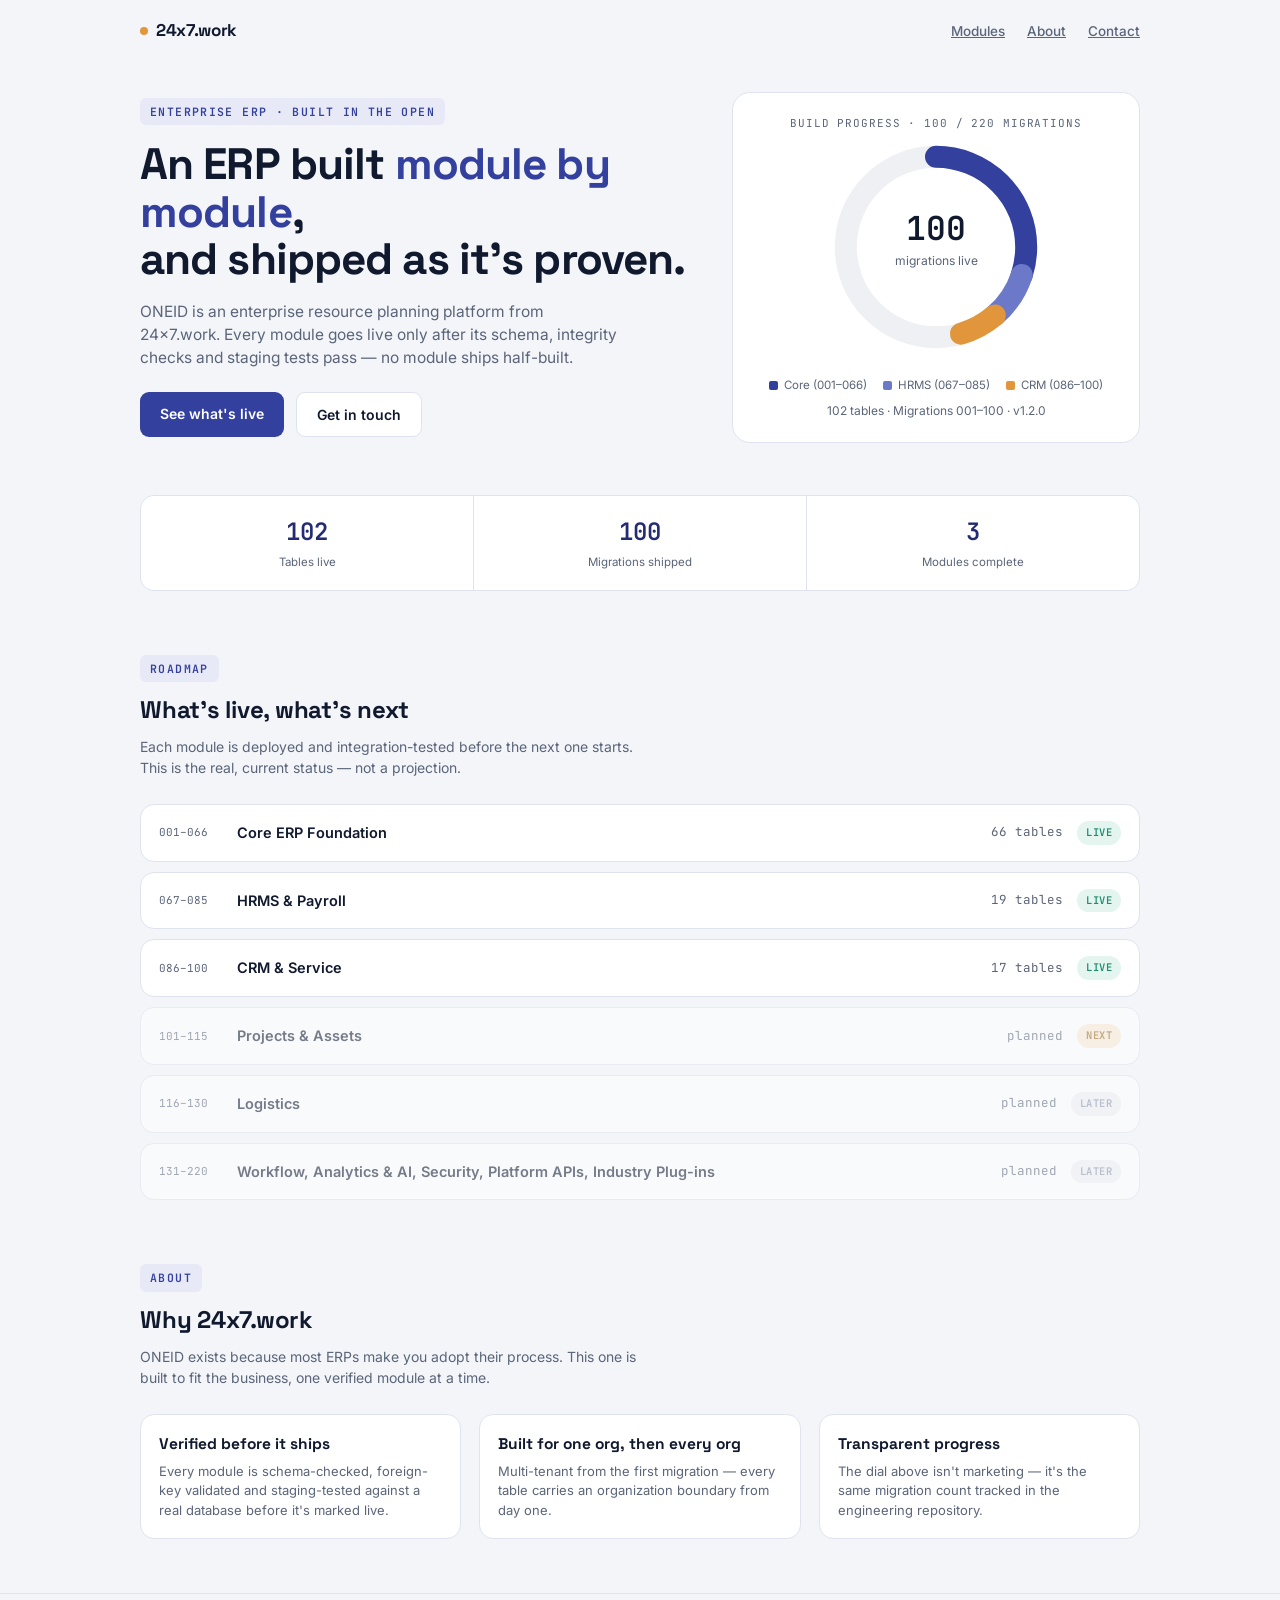
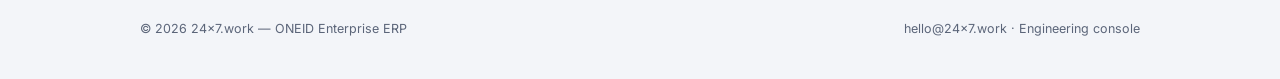
<file: index.html>
<!doctype html>
<html lang="en">
<head>
<meta charset="UTF-8" />
<meta name="viewport" content="width=device-width, initial-scale=1.0" />
<title>24x7.work — Building ONEID, in the open</title>
<meta name="description" content="24x7.work is building ONEID, an enterprise ERP platform. Follow the build: Core, HRMS & Payroll, and CRM & Service are live." />
<link rel="preconnect" href="https://fonts.googleapis.com">
<link rel="preconnect" href="https://fonts.gstatic.com" crossorigin>
<link href="https://fonts.googleapis.com/css2?family=Space+Grotesk:wght@500;600;700&family=Inter:wght@400;500;600&family=JetBrains+Mono:wght@500;600&display=swap" rel="stylesheet">
<style>
  :root{
    --paper: #F3F5F9;
    --panel: #FFFFFF;
    --ink: #10192E;
    --slate: #5B6579;
    --line: #DEE3ED;
    --indigo: #33409E;
    --indigo-deep: #232C73;
    --amber: #E1963B;
    --amber-soft: #FBEBD4;
    --indigo-soft: #E7E9F7;
    --green: #1E8E6F;
    --display: "Space Grotesk", sans-serif;
    --body: "Inter", -apple-system, sans-serif;
    --mono: "JetBrains Mono", Menlo, monospace;
  }
  *{ box-sizing:border-box; }
  html{ scroll-behavior:smooth; }
  body{
    margin:0; background:var(--paper); color:var(--ink);
    font-family: var(--body); line-height:1.5;
    -webkit-font-smoothing:antialiased;
  }
  a{ color: inherit; }
  .wrap{ max-width: 1040px; margin:0 auto; padding: 0 20px; }

  /* ---------- NAV ---------- */
  nav.top{
    display:flex; align-items:center; justify-content:space-between;
    padding: 18px 20px; max-width:1040px; margin:0 auto;
  }
  .brand{
    font-family: var(--display); font-weight:700; font-size:17px;
    letter-spacing:-0.02em; display:flex; align-items:center; gap:8px;
  }
  .brand .dot{ width:8px; height:8px; border-radius:50%; background:var(--amber); }
  .navlinks{ display:flex; gap:22px; font-size:13.5px; color:var(--slate); font-weight:500; }
  .navlinks a:hover{ color:var(--ink); }

  /* ---------- HERO ---------- */
  .hero{
    padding: 30px 0 46px;
  }
  .hero-grid{
    display:grid; grid-template-columns: 1fr; gap: 30px;
    align-items:center;
  }
  @media(min-width:760px){
    .hero-grid{ grid-template-columns: 1.15fr 0.85fr; gap:40px; }
  }
  .eyebrow{
    font-family: var(--mono); font-size:11.5px; letter-spacing:0.12em;
    text-transform:uppercase; color: var(--indigo); font-weight:600;
    background: var(--indigo-soft); display:inline-block;
    padding: 5px 10px; border-radius:6px; margin-bottom:16px;
  }
  h1{
    font-family: var(--display); font-size: clamp(30px, 6vw, 44px);
    line-height:1.08; letter-spacing:-0.02em; margin:0 0 16px;
  }
  h1 em{ font-style:normal; color: var(--indigo); }
  .hero p.lead{
    font-size: 15.5px; color: var(--slate); max-width:480px; margin:0 0 22px;
  }
  .hero-ctas{ display:flex; gap:12px; flex-wrap:wrap; }
  .btn{
    font-family: var(--body); font-weight:600; font-size:14px;
    padding: 11px 20px; border-radius:9px; text-decoration:none;
    display:inline-block;
  }
  .btn.primary{ background: var(--indigo); color:#fff; }
  .btn.ghost{ background: var(--panel); color:var(--ink); border:1px solid var(--line); }

  /* ---------- DIAL ---------- */
  .dial-card{
    background: var(--panel); border:1px solid var(--line); border-radius:18px;
    padding: 22px; text-align:center;
  }
  .dial-card .cap{
    font-family: var(--mono); font-size:11px; color:var(--slate);
    letter-spacing:0.08em; text-transform:uppercase; margin-bottom: 6px;
  }
  .dial-card .sub{ font-size:12px; color:var(--slate); margin-top:8px; }
  svg#dial{ width: 220px; height:220px; }
  .legend{ display:flex; justify-content:center; gap:16px; margin-top:14px; flex-wrap:wrap; }
  .legend span{ font-size:11.5px; color:var(--slate); display:flex; align-items:center; gap:6px; }
  .legend i{ width:9px; height:9px; border-radius:2px; display:inline-block; }

  /* ---------- STAT BAR ---------- */
  .statbar{
    display:grid; grid-template-columns: repeat(3,1fr); gap:1px;
    background: var(--line); border:1px solid var(--line); border-radius:14px;
    overflow:hidden; margin: 6px 0 54px;
  }
  .statbar .cell{ background:var(--panel); padding:18px 14px; text-align:center; }
  .statbar .num{ font-family:var(--mono); font-weight:600; font-size:24px; color:var(--indigo-deep); }
  .statbar .lbl{ font-size:11.5px; color:var(--slate); margin-top:4px; }

  /* ---------- SECTION HEADS ---------- */
  .sec-head{ margin-bottom: 26px; }
  .sec-head .eyebrow{ margin-bottom:10px; }
  .sec-head h2{
    font-family: var(--display); font-size: 24px; letter-spacing:-0.01em; margin:0 0 8px;
  }
  .sec-head p{ color:var(--slate); font-size:14px; max-width:520px; margin:0; }

  section{ padding: 10px 0 54px; }

  /* ---------- MODULES ---------- */
  .modules{ display:flex; flex-direction:column; gap:10px; }
  .module{
    background:var(--panel); border:1px solid var(--line); border-radius:14px;
    padding:16px 18px; display:flex; align-items:center; gap:14px;
  }
  .module .mnum{
    font-family:var(--mono); font-size:11px; color:var(--slate); min-width:64px;
  }
  .module .mname{ font-weight:600; font-size:14.5px; flex:1; }
  .module .mtables{ font-family:var(--mono); font-size:12.5px; color:var(--slate); }
  .pill{
    font-family:var(--mono); font-size:10.5px; font-weight:600; padding:4px 9px;
    border-radius:20px; text-transform:uppercase; letter-spacing:0.04em;
  }
  .pill.live{ background:#E4F5EF; color:var(--green); }
  .pill.next{ background:var(--amber-soft); color:#9C6A1E; }
  .pill.later{ background:#EEF0F4; color:#8A93A6; }
  .module.dim{ opacity:0.55; }

  /* ---------- ABOUT ---------- */
  .about-grid{ display:grid; grid-template-columns:1fr; gap:18px; }
  @media(min-width:760px){ .about-grid{ grid-template-columns: repeat(3,1fr); } }
  .about-card{
    background:var(--panel); border:1px solid var(--line); border-radius:14px; padding:18px;
  }
  .about-card h3{ font-family:var(--display); font-size:15.5px; margin:0 0 6px; }
  .about-card p{ font-size:13px; color:var(--slate); margin:0; }

  /* ---------- FOOTER ---------- */
  footer{
    border-top:1px solid var(--line); padding: 26px 0 40px;
    font-size:12.5px; color:var(--slate);
  }
  footer .foot-row{ display:flex; justify-content:space-between; flex-wrap:wrap; gap:10px; }
  footer a{ color:var(--slate); text-decoration:none; }
  footer a:hover{ color:var(--indigo); }
</style>
</head>
<body>

<nav class="top">
  <div class="brand"><span class="dot"></span>24x7.work</div>
  <div class="navlinks">
    <a href="#modules">Modules</a>
    <a href="#about">About</a>
    <a href="mailto:hello@24x7.work">Contact</a>
  </div>
</nav>

<div class="wrap">
  <section class="hero">
    <div class="hero-grid">
      <div>
        <div class="eyebrow">Enterprise ERP · Built in the open</div>
        <h1>An ERP built <em>module by module</em>,<br>and shipped as it's proven.</h1>
        <p class="lead">
          ONEID is an enterprise resource planning platform from 24x7.work.
          Every module goes live only after its schema, integrity checks and
          staging tests pass — no module ships half-built.
        </p>
        <div class="hero-ctas">
          <a class="btn primary" href="#modules">See what's live</a>
          <a class="btn ghost" href="mailto:hello@24x7.work">Get in touch</a>
        </div>
      </div>

      <div class="dial-card">
        <div class="cap">Build progress · 100 / 220 migrations</div>
        <svg id="dial" viewBox="0 0 200 200">
          <circle cx="100" cy="100" r="82" fill="none" stroke="#EEF0F4" stroke-width="20"/>
          <!-- Ring = 220 planned migrations. Core=66, HRMS=19, CRM=15 (086-100) = 100 done.
               Circumference = 2*pi*82 = 515.22 -->
          <g transform="rotate(-90 100 100)">
            <circle cx="100" cy="100" r="82" fill="none" stroke="#33409E" stroke-width="20"
                    stroke-dasharray="154.57 515.22" stroke-dashoffset="0" stroke-linecap="round"/>
            <circle cx="100" cy="100" r="82" fill="none" stroke="#6C79C9" stroke-width="20"
                    stroke-dasharray="44.51 515.22" stroke-dashoffset="-154.57" stroke-linecap="round"/>
            <circle cx="100" cy="100" r="82" fill="none" stroke="#E1963B" stroke-width="20"
                    stroke-dasharray="35.13 515.22" stroke-dashoffset="-199.08" stroke-linecap="round"/>
          </g>
          <text x="100" y="94" text-anchor="middle" font-family="JetBrains Mono, monospace" font-weight="600" font-size="30" fill="#10192E">100</text>
          <text x="100" y="116" text-anchor="middle" font-family="Inter, sans-serif" font-size="11" fill="#5B6579">migrations live</text>
        </svg>
        <div class="legend">
          <span><i style="background:#33409E"></i>Core (001–066)</span>
          <span><i style="background:#6C79C9"></i>HRMS (067–085)</span>
          <span><i style="background:#E1963B"></i>CRM (086–100)</span>
        </div>
        <div class="sub">102 tables · Migrations 001–100 · v1.2.0</div>
      </div>
    </div>
  </section>

  <div class="statbar">
    <div class="cell"><div class="num">102</div><div class="lbl">Tables live</div></div>
    <div class="cell"><div class="num">100</div><div class="lbl">Migrations shipped</div></div>
    <div class="cell"><div class="num">3</div><div class="lbl">Modules complete</div></div>
  </div>

  <section id="modules">
    <div class="sec-head">
      <div class="eyebrow">Roadmap</div>
      <h2>What's live, what's next</h2>
      <p>Each module is deployed and integration-tested before the next one starts. This is the real, current status — not a projection.</p>
    </div>
    <div class="modules">
      <div class="module">
        <div class="mnum">001–066</div>
        <div class="mname">Core ERP Foundation</div>
        <div class="mtables">66 tables</div>
        <span class="pill live">Live</span>
      </div>
      <div class="module">
        <div class="mnum">067–085</div>
        <div class="mname">HRMS &amp; Payroll</div>
        <div class="mtables">19 tables</div>
        <span class="pill live">Live</span>
      </div>
      <div class="module">
        <div class="mnum">086–100</div>
        <div class="mname">CRM &amp; Service</div>
        <div class="mtables">17 tables</div>
        <span class="pill live">Live</span>
      </div>
      <div class="module dim">
        <div class="mnum">101–115</div>
        <div class="mname">Projects &amp; Assets</div>
        <div class="mtables">planned</div>
        <span class="pill next">Next</span>
      </div>
      <div class="module dim">
        <div class="mnum">116–130</div>
        <div class="mname">Logistics</div>
        <div class="mtables">planned</div>
        <span class="pill later">Later</span>
      </div>
      <div class="module dim">
        <div class="mnum">131–220</div>
        <div class="mname">Workflow, Analytics &amp; AI, Security, Platform APIs, Industry Plug-ins</div>
        <div class="mtables">planned</div>
        <span class="pill later">Later</span>
      </div>
    </div>
  </section>

  <section id="about">
    <div class="sec-head">
      <div class="eyebrow">About</div>
      <h2>Why 24x7.work</h2>
      <p>ONEID exists because most ERPs make you adopt their process. This one is built to fit the business, one verified module at a time.</p>
    </div>
    <div class="about-grid">
      <div class="about-card">
        <h3>Verified before it ships</h3>
        <p>Every module is schema-checked, foreign-key validated and staging-tested against a real database before it's marked live.</p>
      </div>
      <div class="about-card">
        <h3>Built for one org, then every org</h3>
        <p>Multi-tenant from the first migration — every table carries an organization boundary from day one.</p>
      </div>
      <div class="about-card">
        <h3>Transparent progress</h3>
        <p>The dial above isn't marketing — it's the same migration count tracked in the engineering repository.</p>
      </div>
    </div>
  </section>
</div>

<footer>
  <div class="wrap foot-row">
    <div>© 2026 24x7.work — ONEID Enterprise ERP</div>
    <div>
      <a href="mailto:hello@24x7.work">hello@24x7.work</a> ·
      <a href="/staging.html">Engineering console</a>
    </div>
  </div>
</footer>

</body>
</html>
</file>
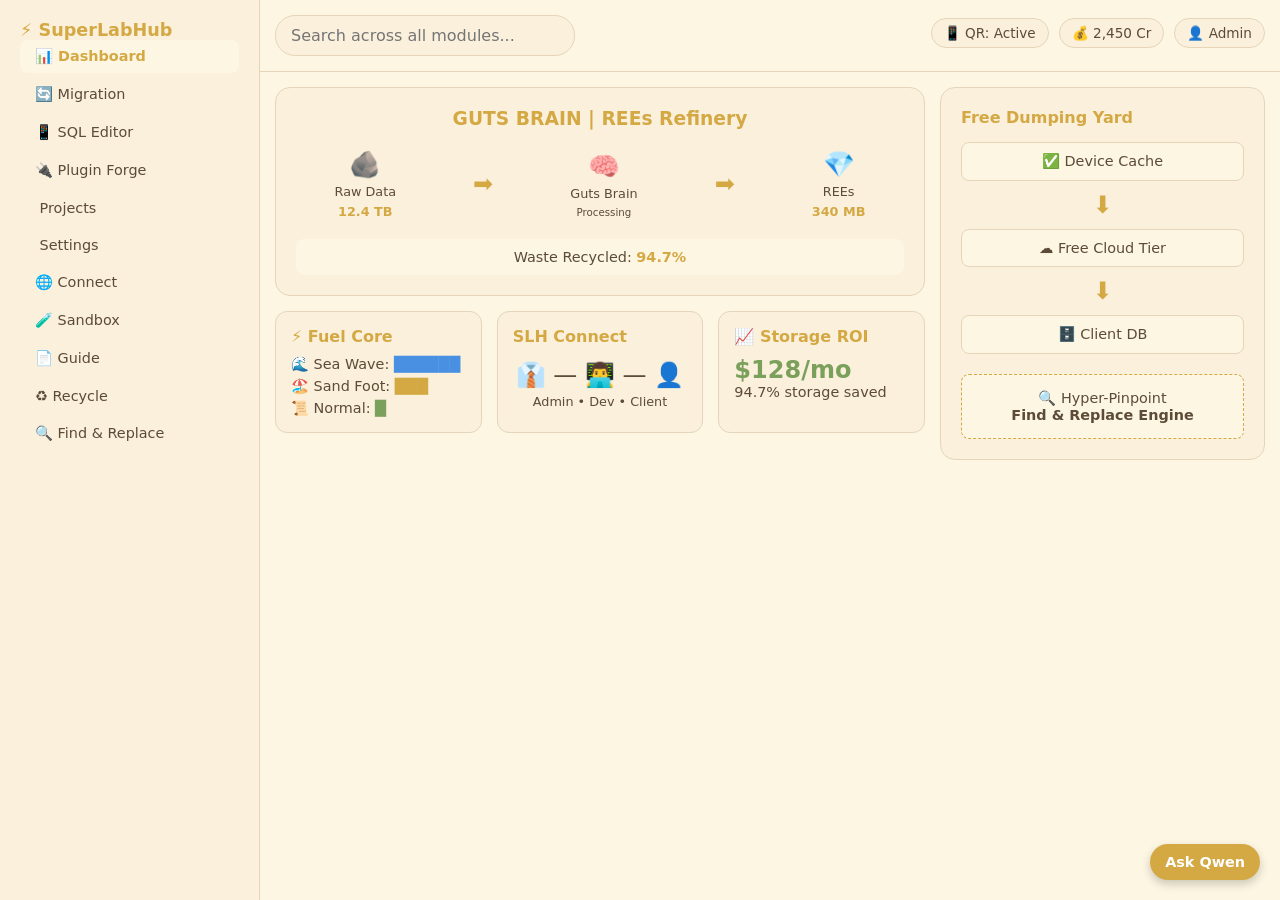
<file: command-center.html>
<!DOCTYPE html>
<html lang="en">
<head>
    <meta charset="UTF-8">
    <meta name="viewport" content="width=device-width, initial-scale=1.0, maximum-scale=1.0, user-scalable=no">
    <title>SuperLabHub Command Center v3.0</title>
    <style>
        :root {
            --bg: #FDF6E3; --text: #5C4B37; --accent: #D4A843; --card: #FAF0DC;
            --success: #7BA05B; --border: #E6D5B8;
        }
        * { box-sizing: border-box; margin: 0; padding: 0; font-family: 'Segoe UI', system-ui, sans-serif; }
        
        /* MOBILE FIRST LAYOUT */
        body { background: var(--bg); color: var(--text); display: flex; flex-direction: column; min-height: 100vh; }
        
        /* Sidebar (Horizontal on Mobile) */
        .sidebar { 
            width: 100%; background: var(--card); border-bottom: 1px solid var(--border); 
            display: flex; overflow-x: auto; padding: 10px; white-space: nowrap; 
            scrollbar-width: none; flex-shrink: 0;
        }
        .sidebar::-webkit-scrollbar { display: none; }
        .logo { font-size: 1.1em; font-weight: bold; color: var(--accent); margin-right: 20px; display: flex; align-items: center; }
        .nav-item { padding: 8px 15px; margin-right: 5px; border-radius: 8px; cursor: pointer; display: flex; align-items: center; gap: 8px; font-size: 0.9em; flex-shrink: 0; }
        .nav-item:hover, .nav-item.active { background: var(--bg); color: var(--accent); font-weight: bold; }
        
        /* Main Content */
        .main { flex: 1; display: flex; flex-direction: column; overflow-y: auto; }
        
        /* STICKY TOP BAR (HEADER) */
        .topbar { 
            display: flex; flex-direction: column; gap: 10px; 
            padding: 15px; 
            background: var(--bg); /* Important: Hides content behind it */
            position: sticky; 
            top: 0; 
            z-index: 100; 
            border-bottom: 1px solid var(--border);
        }
        .search-box { background: var(--card); padding: 10px 15px; border-radius: 20px; border: 1px solid var(--border); display: flex; align-items: center; width: 100%; }
        .search-box input { border: none; background: transparent; outline: none; width: 100%; color: var(--text); font-size: 1em; }
        .top-icons { display: flex; gap: 10px; overflow-x: auto; padding-bottom: 5px; }
        .icon-badge { background: var(--card); padding: 6px 12px; border-radius: 15px; display: flex; align-items: center; gap: 5px; font-size: 0.85em; white-space: nowrap; border: 1px solid var(--border); }
        
        /* Dashboard Grid */
        .dashboard { padding: 15px; display: grid; grid-template-columns: 1fr; gap: 15px; }
        
        /* Guts Brain Section */
        .guts-brain { background: var(--card); padding: 20px; border-radius: 15px; text-align: center; border: 1px solid var(--border); }
        .flow-container { display: flex; justify-content: space-around; align-items: center; margin: 20px 0; }
        .flow-item { display: flex; flex-direction: column; align-items: center; gap: 5px; font-size: 0.8em; }
        .flow-icon { font-size: 2em; }
        .arrow { font-size: 1.5em; color: var(--accent); }
        .stats-row { display: flex; justify-content: center; margin-top: 15px; font-size: 0.9em; background: var(--bg); padding: 10px; border-radius: 8px; }
        .stat-val { font-weight: bold; color: var(--accent); }

        /* Right Panel */
        .right-panel { background: var(--card); padding: 20px; border-radius: 15px; border: 1px solid var(--border); }
        .yard-flow { display: flex; flex-direction: column; align-items: center; gap: 10px; margin-top: 15px; }
        .yard-step { background: var(--bg); padding: 10px; border-radius: 8px; width: 100%; text-align: center; font-size: 0.9em; border: 1px solid var(--border); }
        
        /* Bottom Cards */
        .bottom-cards { display: grid; grid-template-columns: 1fr; gap: 15px; margin-top: 15px; }
        .b-card { background: var(--card); padding: 15px; border-radius: 12px; border: 1px solid var(--border); }
        .b-card h4 { color: var(--accent); margin-bottom: 10px; font-size: 1em; }
        
        /* Floating Bot */
        .qwen-bot { position: fixed; bottom: 20px; right: 20px; background: var(--accent); color: white; padding: 10px 15px; border-radius: 30px; cursor: pointer; box-shadow: 0 4px 10px rgba(0,0,0,0.2); display: flex; align-items: center; gap: 8px; font-weight: bold; z-index: 100; font-size: 0.9em; }
        
        /* DESKTOP LAYOUT */
        @media (min-width: 768px) {
            body { flex-direction: row; }
            .sidebar { 
                width: 260px; flex-direction: column; overflow-y: auto; overflow-x: hidden; 
                border-right: 1px solid var(--border); border-bottom: none; white-space: normal; 
                padding: 20px; flex-shrink: 0;
            }
            .nav-item { margin-right: 0; margin-bottom: 5px; width: 100%; }
            .topbar { flex-direction: row; justify-content: space-between; align-items: center; }
            .search-box { width: 300px; }
            .dashboard { grid-template-columns: 2fr 1fr; }
            .bottom-cards { grid-template-columns: repeat(3, 1fr); }
        }
    </style>
</head>
<body>

    <!-- Sidebar Navigation -->
    <nav class="sidebar">
        <div class="logo">⚡ SuperLabHub</div>
        <div class="nav-item active" onclick="loadModule('Dashboard')">📊 Dashboard</div>
        <div class="nav-item" onclick="loadModule('Migration Converter')">🔄 Migration</div>
        <div class="nav-item" onclick="loadModule('SQL Editor')">📱 SQL Editor</div>
        <div class="nav-item" onclick="loadModule('Plugin Forge')">🔌 Plugin Forge</div>
        <div class="nav-item" onclick="loadModule('Projects & DBs')">️ Projects</div>
        <div class="nav-item" onclick="loadModule('Settings')">️ Settings</div>
        <div class="nav-item" onclick="loadModule('SLH Connect')">🌐 Connect</div>
        <div class="nav-item" onclick="loadModule('Meta-Sandbox')">🧪 Sandbox</div>
        <div class="nav-item" onclick="loadModule('User Guide')">📄 Guide</div>
        <div class="nav-item" onclick="loadModule('Recycle Mgmt')">♻️ Recycle</div>
        <div class="nav-item" onclick="loadModule('Find & Replace')">🔍 Find & Replace</div>
    </nav>

    <!-- Main Content -->
    <main class="main">
        <!-- STICKY HEADER -->
        <header class="topbar">
            <div class="search-box"> <input type="text" placeholder="Search across all modules..."></div>
            <div class="top-icons">
                <div class="icon-badge">📱 QR: Active</div>
                <div class="icon-badge">💰 2,450 Cr</div>
                <div class="icon-badge">👤 Admin</div>
            </div>
        </header>

        <!-- Dashboard View -->
        <div class="dashboard">
            <div class="center-panel">
                <!-- Guts Brain -->
                <div class="guts-brain">
                    <h3 style="color: var(--accent); margin-bottom: 10px;">GUTS BRAIN | REEs Refinery</h3>
                    <div class="flow-container">
                        <div class="flow-item"><div class="flow-icon">🪨</div>Raw Data<br><span class="stat-val">12.4 TB</span></div>
                        <div class="arrow">➡️</div>
                        <div class="flow-item"><div class="flow-icon">🧠</div>Guts Brain<br><span style="font-size:0.8em">Processing</span></div>
                        <div class="arrow">➡️</div>
                        <div class="flow-item"><div class="flow-icon">💎</div>REEs<br><span class="stat-val">340 MB</span></div>
                    </div>
                    <div class="stats-row">
                        <div>Waste Recycled: <span class="stat-val">94.7%</span></div>
                    </div>
                </div>

                <!-- Bottom Cards -->
                <div class="bottom-cards">
                    <div class="b-card">
                        <h4>⚡ Fuel Core</h4>
                        <div style="margin-top:10px; font-size:0.9em;">🌊 Sea Wave: <span style="color:#4A90E2">██████</span></div>
                        <div style="margin-top:5px; font-size:0.9em;">🏖️ Sand Foot: <span style="color:#D4A843">███</span></div>
                        <div style="margin-top:5px; font-size:0.9em;">📜 Normal: <span style="color:#7BA05B">█</span></div>
                    </div>
                    <div class="b-card">
                        <h4> SLH Connect</h4>
                        <div style="display:flex; justify-content:space-around; margin-top:15px; font-size:1.5em;">
                            👔 — 👨‍💻 — 👤
                        </div>
                        <div style="text-align:center; font-size:0.8em; margin-top:5px;">Admin • Dev • Client</div>
                    </div>
                    <div class="b-card">
                        <h4>📈 Storage ROI</h4>
                        <div style="font-size:1.5em; font-weight:bold; color:var(--success); margin-top:10px;">$128/mo</div>
                        <div style="font-size:0.9em;">94.7% storage saved</div>
                    </div>
                </div>
            </div>

            <!-- Right Panel -->
            <div class="right-panel">
                <h4 style="color: var(--accent);">Free Dumping Yard</h4>
                <div class="yard-flow">
                    <div class="yard-step">✅ Device Cache</div>
                    <div style="font-size:1.5em; color:var(--accent);">⬇️</div>
                    <div class="yard-step">☁️ Free Cloud Tier</div>
                    <div style="font-size:1.5em; color:var(--accent);">⬇️</div>
                    <div class="yard-step">🗄️ Client DB</div>
                </div>
                <div style="margin-top:20px; padding:15px; background:var(--bg); border-radius:8px; text-align:center; font-size:0.9em; border: 1px dashed var(--accent);">
                    🔍 Hyper-Pinpoint<br><strong>Find & Replace Engine</strong>
                </div>
            </div>
        </div>
    </main>

    <!-- Floating AI Bot -->
    <div class="qwen-bot" onclick="alert('Qwen Quick Help: How can I assist you with SuperLabHub today?')">
         Ask Qwen
    </div>

    <script>
        function loadModule(name) {
            document.querySelectorAll('.nav-item').forEach(i => i.classList.remove('active'));
            event.currentTarget.classList.add('active');
            console.log('Loading module:', name);
        }
    </script>
</body>
</html>
</file>
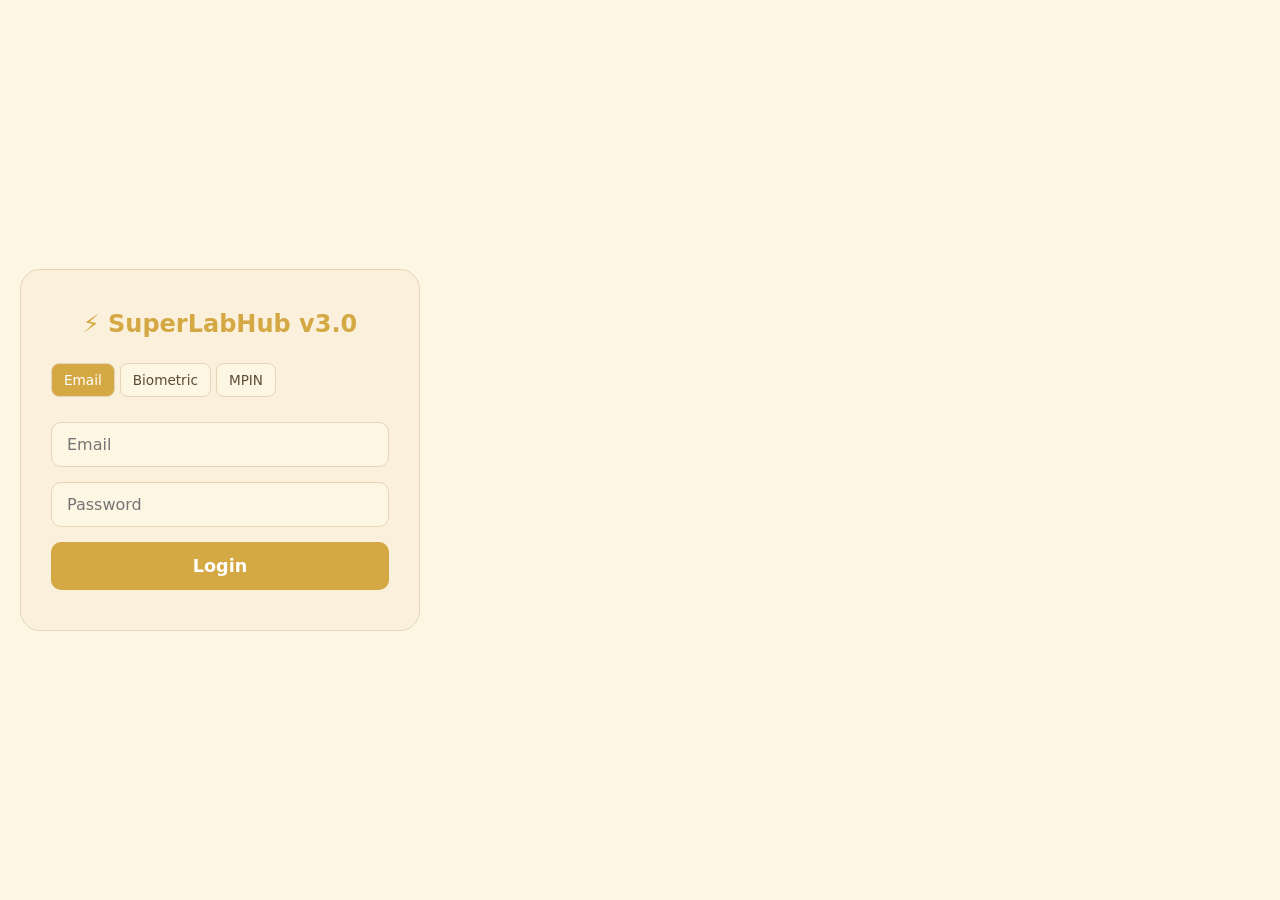
<file: mother-cockpit.html>
<!DOCTYPE html>
<html lang="en">
<head>
    <meta charset="UTF-8">
    <meta name="viewport" content="width=device-width, initial-scale=1.0, maximum-scale=1.0, user-scalable=no">
    <title>SuperLabHub v3.0 | Command Center</title>
    <style>
        :root { --bg: #FDF6E3; --text: #5C4B37; --accent: #D4A843; --card: #FAF0DC; --success: #7BA05B; --border: #E6D5B8; }
        * { box-sizing: border-box; margin: 0; padding: 0; font-family: 'Segoe UI', system-ui, sans-serif; }
        body { background: var(--bg); color: var(--text); min-height: 100vh; }
        #login-screen { display: flex; justify-content: center; align-items: center; min-height: 100vh; padding: 20px; }
        .login-card { background: var(--card); padding: 40px 30px; border-radius: 20px; width: 100%; max-width: 400px; text-align: center; border: 1px solid var(--border); }
        .login-title { font-size: 1.5em; color: var(--accent); margin-bottom: 25px; font-weight: bold; }
        .auth-tabs { display: flex; gap: 5px; margin-bottom: 20px; overflow-x: auto; padding-bottom: 5px; }
        .auth-tab { padding: 8px 12px; border-radius: 8px; cursor: pointer; font-size: 0.85em; white-space: nowrap; background: var(--bg); border: 1px solid var(--border); }
        .auth-tab.active { background: var(--accent); color: white; }
        .auth-input { width: 100%; padding: 12px 15px; border-radius: 10px; border: 1px solid var(--border); background: var(--bg); font-size: 1em; margin-bottom: 15px; }
        .login-btn { width: 100%; padding: 14px; background: var(--accent); color: white; border: none; border-radius: 10px; font-size: 1.1em; font-weight: bold; cursor: pointer; }
        .sidebar { width: 100%; background: var(--card); border-bottom: 1px solid var(--border); display: flex; overflow-x: auto; padding: 10px; white-space: nowrap; }
        .logo { font-size: 1.1em; font-weight: bold; color: var(--accent); margin-right: 20px; display: flex; align-items: center; }
        .nav-item { padding: 8px 15px; margin-right: 5px; border-radius: 8px; cursor: pointer; display: flex; align-items: center; gap: 8px; font-size: 0.9em; }
        .nav-item:hover, .nav-item.active { background: var(--bg); color: var(--accent); font-weight: bold; }
        .plugin-badge { font-size: 0.6em; background: var(--accent); color: white; padding: 2px 5px; border-radius: 4px; margin-left: 5px; }
        .plugin-badge.active { background: var(--success); }
        .topbar { display: flex; flex-direction: column; gap: 10px; padding: 15px; background: var(--bg); position: sticky; top: 0; z-index: 100; border-bottom: 1px solid var(--border); }
        .search-box { background: var(--card); padding: 10px 15px; border-radius: 20px; border: 1px solid var(--border); width: 100%; }
        .top-icons { display: flex; gap: 10px; }
        .icon-badge { background: var(--card); padding: 6px 12px; border-radius: 15px; font-size: 0.85em; border: 1px solid var(--border); }
        .dashboard-content { padding: 15px; display: grid; grid-template-columns: 1fr; gap: 15px; }
        .guts-brain { background: var(--card); padding: 20px; border-radius: 15px; text-align: center; }
        .flow-container { display: flex; justify-content: space-around; margin: 20px 0; }
        .flow-item { display: flex; flex-direction: column; align-items: center; font-size: 0.8em; }
        .stat-val { font-weight: bold; color: var(--accent); }
        .bottom-cards { display: grid; grid-template-columns: 1fr; gap: 15px; }
        .b-card { background: var(--card); padding: 15px; border-radius: 12px; }
        .module-view { display: none; padding: 15px; }
        .forge-container { background: var(--card); border-radius: 15px; padding: 20px; }
        .forge-form input, .forge-form select, .forge-form textarea { width: 100%; padding: 10px; margin-bottom: 15px; border-radius: 8px; border: 1px solid var(--border); background: var(--bg); }
        .forge-form textarea { min-height: 120px; font-family: monospace; }
        .forge-btn { padding: 12px 20px; border-radius: 8px; border: none; font-weight: bold; cursor: pointer; margin-right: 10px; }
        .forge-btn.primary { background: var(--accent); color: white; }
        .forge-btn.success { background: var(--success); color: white; }
        .plugin-item { background: var(--bg); padding: 12px; border-radius: 10px; margin-bottom: 10px; display: flex; justify-content: space-between; align-items: center; }
        .plugin-status { padding: 4px 10px; border-radius: 6px; font-size: 0.75em; font-weight: bold; background: var(--success); color: white; }
        .forge-log { background: #2d2d2d; color: #00ff00; padding: 15px; border-radius: 8px; height: 150px; overflow-y: auto; margin-top: 15px; font-family: monospace; font-size: 0.8em; }
        .module-content-box { background: #FAF0DC; padding: 15px; border-radius: 10px; margin-top: 15px; border: 1px solid #E6D5B8; }
        @media (min-width: 768px) {
            body { display: flex; }
            .sidebar { width: 260px; flex-direction: column; overflow-y: auto; border-right: 1px solid var(--border); border-bottom: none; }
            .nav-item { margin-right: 0; margin-bottom: 5px; width: 100%; }
            .topbar { flex-direction: row; justify-content: space-between; }
            .dashboard-content { grid-template-columns: 2fr 1fr; }
            .bottom-cards { grid-template-columns: repeat(3, 1fr); }
        }
    </style>
</head>
<body>
<div id="login-screen">
    <div class="login-card">
        <div class="login-title">⚡ SuperLabHub v3.0</div>
        <div class="auth-tabs">
            <div class="auth-tab active" onclick="switchAuth('email')">Email</div>
            <div class="auth-tab" onclick="switchAuth('biometric')">Biometric</div>
            <div class="auth-tab" onclick="switchAuth('mpin')">MPIN</div>
        </div>
        <div id="auth-email"><input type="email" class="auth-input" placeholder="Email"><input type="password" class="auth-input" placeholder="Password"><button class="login-btn" onclick="doLogin()">Login</button></div>
        <div id="auth-biometric" style="display:none;"><div style="font-size:3em;cursor:pointer;" onclick="doLogin()">👆</div></div>
        <div id="auth-mpin" style="display:none;"><input type="number" class="auth-input" placeholder="MPIN" maxlength="4"><button class="login-btn" onclick="doLogin()">Verify</button></div>
    </div>
</div>

<div id="dashboard-screen" style="display:none;flex-direction:column;min-height:100vh;">
    <nav class="sidebar">
        <div class="logo"> SuperLabHub</div>
        <div class="nav-item active" onclick="showModule('dashboard')">Dashboard</div>
        <div class="nav-item" onclick="showModule('migration')">🔄 Migration<span class="plugin-badge active">ACTIVE</span></div>
        <div class="nav-item" onclick="showModule('sql_editor')">📱 SQL Editor<span class="plugin-badge active">ACTIVE</span></div>
        <div class="nav-item" onclick="showModule('forge')">🔌 Plugin Forge<span class="plugin-badge active">ACTIVE</span></div>
        <div class="nav-item" onclick="showModule('projects')">🗄️ Projects<span class="plugin-badge active">ACTIVE</span></div>
        <div class="nav-item" onclick="showModule('settings')">⚙️ Settings</div>
        <div class="nav-item" onclick="showModule('connect')">🌐 Connect<span class="plugin-badge active">ACTIVE</span></div>
        <div class="nav-item" onclick="showModule('sandbox')"> Sandbox<span class="plugin-badge active">ACTIVE</span></div>
        <div class="nav-item" onclick="showModule('guide')">Guide</div>
        <div class="nav-item" onclick="showModule('recycle')">♻️ Recycle<span class="plugin-badge active">ACTIVE</span></div>
        <div class="nav-item" onclick="showModule('find_replace')">🔍 Find & Replace<span class="plugin-badge active">ACTIVE</span></div>
    </nav>
    <div style="flex:1;display:flex;flex-direction:column;">
        <header class="topbar">
            <div class="search-box">🔍 <input type="text" placeholder="Search..." style="border:none;background:transparent;outline:none;width:100%;"></div>
            <div class="top-icons">
                <div class="icon-badge">QR: Active</div>
                <div class="icon-badge">💰 ₹2,450</div>
                <div class="icon-badge" onclick="logout()">Logout</div>
            </div>
        </header>
        
        <div id="view-dashboard" class="dashboard-content">
            <div>
                <div class="guts-brain">
                    <h3 style="color:var(--accent);">GUTS BRAIN | REEs Refinery</h3>
                    <div class="flow-container">
                        <div class="flow-item">🪨<br>Raw<br><span class="stat-val">12.4 TB</span></div>
                        <div style="font-size:2em;color:var(--accent);">️</div>
                        <div class="flow-item">🧠<br>Brain<br>Processing</div>
                        <div style="font-size:2em;color:var(--accent);">➡️</div>
                        <div class="flow-item">💎<br>REEs<br><span class="stat-val">340 MB</span></div>
                    </div>
                </div>
                <div class="bottom-cards" style="margin-top:15px;">
                    <div class="b-card"><h4>⚡ Fuel Core</h4><p>🌊 Sea Wave | Sand Foot | Normal</p></div>
                    <div class="b-card"><h4>🌐 SLH Connect</h4><p> — 👨‍💻 — 👤</p></div>
                    <div class="b-card"><h4>📈 Storage ROI</h4><p style="color:var(--success);font-weight:bold;">$128/mo Saved</p></div>
                </div>
            </div>
            <div style="background:var(--card);padding:20px;border-radius:15px;"><h4 style="color:var(--accent);">Free Dumping Yard</h4><p>✅ Cache → ☁️ Cloud → DB</p></div>
        </div>

        <div id="view-migration" class="module-view"><div class="forge-container"><h2 style="color:var(--accent);">🔄 Migration Converter</h2><p style="margin-top:15px;">Legacy data migration engine active.</p></div></div>
        
        <div id="view-sql_editor" class="module-view">
            <div class="forge-container">
                <h2 style="color:var(--accent);">📱 SQL Editor</h2>
                <div class="module-content-box">
                    <textarea style="width:100%;height:150px;font-family:monospace;padding:10px;border:1px solid #ccc;border-radius:5px;" placeholder="SELECT * FROM users WHERE status='ACTIVE';"></textarea>
                    <button style="margin-top:10px;background:#D4A843;color:white;padding:10px 20px;border:none;border-radius:5px;font-weight:bold;">▶ Run Query</button>
                    <div style="margin-top:15px;padding:10px;background:#fff;border-radius:5px;min-height:50px;">Query results will appear here...</div>
                </div>
            </div>
        </div>

        <div id="view-forge" class="module-view">
            <div class="forge-container">
                <h2 style="color:var(--accent);margin-bottom:15px;">🔌 Plugin Forge</h2>
                <div class="forge-form">
                    <input type="text" id="forge-name" placeholder="Plugin Name">
                    <input type="text" id="forge-id" placeholder="Plugin ID">
                    <select id="forge-category"><option>Revenue / Billing</option><option>Data / Analytics</option><option>Utility / Tools</option><option>Security / Auth</option><option>Communication / SMS</option></select>
                    <textarea id="forge-code" placeholder="// Plugin code here"></textarea>
                    <button class="forge-btn success" onclick="buildPlugin()">Build & Test</button>
                    <button class="forge-btn primary" onclick="deployPlugin()">Deploy</button>
                </div>
                <h3 style="margin-top:20px;color:var(--accent);">Installed Plugins (Newest First)</h3>
                <div id="plugin-list"></div>
                <div class="forge-log" id="forge-log">[FORGE] All systems operational...</div>
            </div>
        </div>

        <div id="view-projects" class="module-view">
            <div class="forge-container">
                <h2 style="color:var(--accent);">🗄️ Projects & DBs</h2>
                <div class="module-content-box">
                    <button onclick="alert('New Project Created!')" style="background:#7BA05B;color:white;padding:10px 20px;border:none;border-radius:5px;font-weight:bold;">+ Create New Project</button>
                    <div id="project-list" style="margin-top:15px;">
                        <div style="padding:10px;background:#fff;margin-bottom:5px;border-radius:5px;border-left:4px solid #D4A843;"><strong>Surrogacy Project Alpha</strong><br><small>Status: ACTIVE | Mode: Surrogacy</small></div>
                    </div>
                </div>
            </div>
        </div>

        <div id="view-connect" class="module-view"><div class="forge-container"><h2 style="color:var(--accent);">🌐 SuperLabHub Connect</h2><p style="margin-top:15px;">Admin-Dev-Client communication hub.</p></div></div>
        <div id="view-sandbox" class="module-view"><div class="forge-container"><h2 style="color:var(--accent);">🧪 Meta-Sandbox & IP Vault</h2><p style="margin-top:15px;">Isolated execution environment.</p></div></div>
        
        <div id="view-recycle" class="module-view">
            <div class="forge-container">
                <h2 style="color:var(--accent);">♻️ Data & Recycle Management</h2>
                <p style="margin-top:15px;">Zero Waste Policy active.</p>
                <div class="module-content-box">
                    <h3 style="color:#D4A843; margin-bottom:15px;"> Storage ROI Calculator</h3>
                    <div style="margin-bottom:10px;">
                        <label style="font-weight:bold; display:block;">Raw Data (MB):</label>
                        <input type="number" id="rawIn" value="1000" style="width:100%; padding:10px; margin-top:5px; border:1px solid #ccc; border-radius:5px;">
                    </div>
                    <div style="margin-bottom:15px;">
                        <label style="font-weight:bold; display:block;">REEs Extracted (MB):</label>
                        <input type="number" id="refIn" value="53" style="width:100%; padding:10px; margin-top:5px; border:1px solid #ccc; border-radius:5px;">
                    </div>
                    <button onclick="calcROI()" style="background:#7BA05B; color:white; padding:12px 20px; border:none; border-radius:8px; font-weight:bold; cursor:pointer; width:100%;">Calculate Savings</button>
                    <div id="roiRes" style="margin-top:15px; font-size:1.2em; color:#7BA05B; font-weight:bold; text-align:center;"></div>
                </div>
            </div>
        </div>

        <div id="view-find_replace" class="module-view"><div class="forge-container"><h2 style="color:var(--accent);">🔍 Find & Replace Engine</h2><p style="margin-top:15px;">Hyper-pinpoint AST-level scanning active.</p></div></div>
        <div id="view-settings" class="module-view"><div class="forge-container"><h2 style="color:var(--accent);">⚙️ Settings</h2><p style="margin-top:15px;">Global configuration.</p></div></div>
        <div id="view-guide" class="module-view"><div class="forge-container"><h2 style="color:var(--accent);">📄 User Guide</h2><p style="margin-top:15px;">Documentation.</p></div></div>
    </div>
</div>

<script>
let installedPlugins = JSON.parse(localStorage.getItem('slh_plugins') || '[]');
let pluginCodes = JSON.parse(localStorage.getItem('slh_plugin_codes') || '{}');

function switchAuth(type) {
    document.querySelectorAll('.auth-tab').forEach(t=>t.classList.remove('active'));
    event.currentTarget.classList.add('active');
    ['auth-email','auth-biometric','auth-mpin'].forEach(id=>document.getElementById(id).style.display='none');
    if(type==='email') document.getElementById('auth-email').style.display='block';
    else if(type==='biometric') document.getElementById('auth-biometric').style.display='block';
    else if(type==='mpin') document.getElementById('auth-mpin').style.display='block';
}
function doLogin() { 
    document.getElementById('login-screen').style.display='none'; 
    document.getElementById('dashboard-screen').style.display='flex'; 
    renderPluginList(); 
    executeAllPlugins(); // Auto-run all saved plugins on login
}
function logout() { document.getElementById('dashboard-screen').style.display='none'; document.getElementById('login-screen').style.display='flex'; }

function showModule(name) {
    document.querySelectorAll('.dashboard-content,.module-view').forEach(v=>v.style.display='none');
    document.getElementById('view-'+name).style.display = name==='dashboard'?'grid':'block';
    document.querySelectorAll('.nav-item').forEach(i=>i.classList.remove('active'));
    event.currentTarget.classList.add('active');
}

function renderPluginList() {
    const list = document.getElementById('plugin-list');
    if(!list) return;
    list.innerHTML = installedPlugins.slice().reverse().map(p=>`<div class="plugin-item"><div><strong>${p.name}</strong><br><small>${p.category} • v${p.version}</small></div><span class="plugin-status">ACTIVE</span></div>`).join('');
}

function buildPlugin() {
    const name=document.getElementById('forge-name').value, id=document.getElementById('forge-id').value, code=document.getElementById('forge-code').value;
    if(!name||!id||!code) { document.getElementById('forge-log').innerHTML+='❌ Fill all fields<br>'; return; }
    try { new Function(code); document.getElementById('forge-log').innerHTML+=`✅ Build SUCCESS: ${name}<br>`; }
    catch(e) { document.getElementById('forge-log').innerHTML+=`❌ Build FAILED: ${e.message}<br>`; }
}

function deployPlugin() {
    const name=document.getElementById('forge-name').value, id=document.getElementById('forge-id').value, cat=document.getElementById('forge-category').value, code=document.getElementById('forge-code').value;
    if(!name||!id||!code) { document.getElementById('forge-log').innerHTML+='❌ Name, ID & Code required<br>'; return; }
    if(installedPlugins.find(p=>p.id===id)) { document.getElementById('forge-log').innerHTML+='⚠️ Already exists<br>'; return; }
    
    installedPlugins.push({id, name, category:cat, status:'active', version:'1.0.0'});
    pluginCodes[id] = code; // Save the actual code!
    
    localStorage.setItem('slh_plugins', JSON.stringify(installedPlugins));
    localStorage.setItem('slh_plugin_codes', JSON.stringify(pluginCodes));
    
    renderPluginList();
    document.getElementById('forge-log').innerHTML+=`🚀 DEPLOYED & SAVED: ${name}<br>`;
    document.getElementById('forge-name').value=''; document.getElementById('forge-id').value=''; document.getElementById('forge-code').value='';
}

function calcROI() {
    const raw = parseFloat(document.getElementById('rawIn').value) || 0;
    const ref = parseFloat(document.getElementById('refIn').value) || 0;
    const saved = raw - ref;
    const percent = raw > 0 ? ((saved / raw) * 100).toFixed(1) : 0;
    document.getElementById('roiRes').innerText = `💰 Saved: ${saved} MB (${percent}%) = $${(saved * 0.10).toFixed(2)}`;
}

// AUTO-EXECUTE PLUGINS ON LOAD
function executeAllPlugins() {
    for(let id in pluginCodes) {
        try {
            new Function(pluginCodes[id])();
            console.log(`✅ Executed plugin: ${id}`);
        } catch(e) { console.error(`❌ Error in plugin ${id}:`, e); }
    }
}
</script>
</body>
                            </html>
</file>
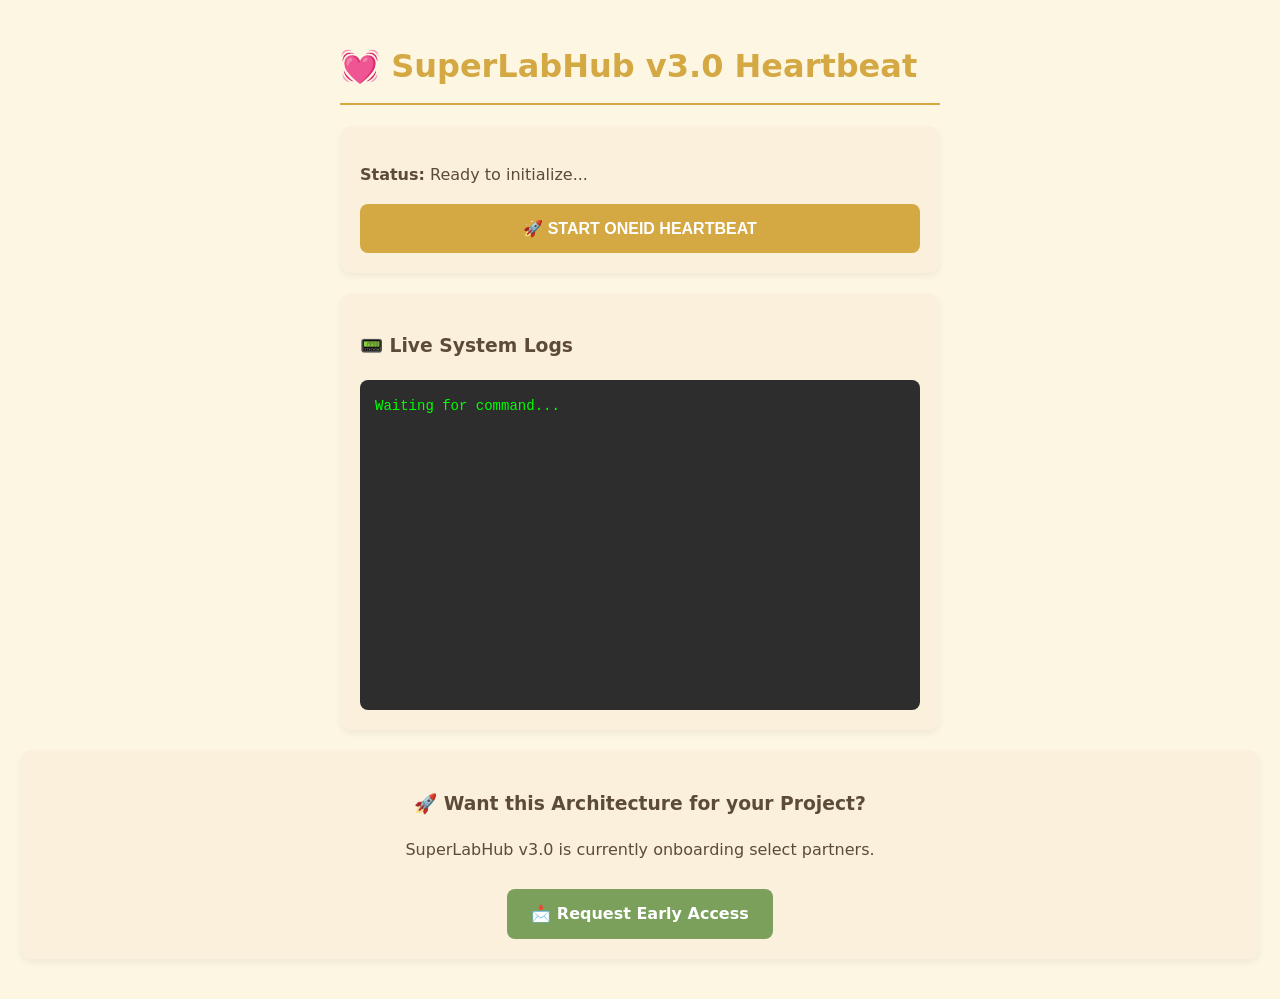
<file: slh-heartbeat.html>
<!DOCTYPE html>
<html lang="en">
<head>
    <meta charset="UTF-8">
    <meta name="viewport" content="width=device-width, initial-scale=1.0">
    <title>SuperLabHub v3.0 | ONEID Heartbeat</title>
    <style>
        :root {
            --slh-bg: #FDF6E3;
            --slh-text: #5C4B37;
            --slh-accent: #D4A843;
            --slh-success: #7BA05B;
            --slh-danger: #C75B3A;
            --slh-card: #FAF0DC;
        }
        body {
            font-family: 'Inter', system-ui, sans-serif;
            background: var(--slh-bg);
            color: var(--slh-text);
            margin: 0;
            padding: 20px;
            line-height: 1.6;
        }
        .container { max-width: 600px; margin: 0 auto; }
        h1 { color: var(--slh-accent); border-bottom: 2px solid var(--slh-accent); padding-bottom: 10px; }
        .card {
            background: var(--slh-card);
            border-radius: 12px;
            padding: 20px;
            margin-bottom: 20px;
            box-shadow: 0 4px 6px rgba(0,0,0,0.05);
        }
        .log-box {
            background: #2d2d2d;
            color: #00ff00;
            font-family: 'Courier New', monospace;
            padding: 15px;
            border-radius: 8px;
            height: 300px;
            overflow-y: auto;
            font-size: 14px;
        }
        .btn {
            background: var(--slh-accent);
            color: white;
            border: none;
            padding: 15px 30px;
            font-size: 16px;
            border-radius: 8px;
            cursor: pointer;
            width: 100%;
            font-weight: bold;
        }
        .btn:active { transform: scale(0.98); }
        .status { font-weight: bold; margin-top: 10px; text-align: center; }
    </style>
</head>
<body>

<div class="container">
    <h1>💓 SuperLabHub v3.0 Heartbeat</h1>
    
    <div class="card">
        <p><strong>Status:</strong> <span id="mainStatus">Ready to initialize...</span></p>
        <button class="btn" onclick="runHeartbeat()">🚀 START ONEID HEARTBEAT</button>
    </div>

    <div class="card">
        <h3>📟 Live System Logs</h3>
        <div class="log-box" id="logBox">Waiting for command...</div>
    </div>
</div>
   <div class="card" style="text-align: center;">
            <h3>🚀 Want this Architecture for your Project?</h3>
            <p>SuperLabHub v3.0 is currently onboarding select partners.</p>
            <a href="mailto:your-rit@live.in?subject=Requesting%20SuperLabHub%20Access" 
               style="display: inline-block; background: var(--slh-success); color: white; text-decoration: none; padding: 12px 24px; border-radius: 8px; font-weight: bold; margin-top: 10px;">
               📩 Request Early Access
            </a>
   </div> 

<script>
    // === SUPERLABHUB VANILLA JS SIMULATION ===
    // Pure browser JS, no Node.js dependencies, no build step.

    const logBox = document.getElementById('logBox');
    const statusEl = document.getElementById('mainStatus');

    function log(msg, type = 'info') {
        const color = type === 'success' ? '#00ff00' : type === 'error' ? '#ff4444' : '#00ff00';
        const time = new Date().toLocaleTimeString();
        logBox.innerHTML += `<div style="color:${color}">[${time}] ${msg}</div>`;
        logBox.scrollTop = logBox.scrollHeight;
    }

    function sleep(ms) { return new Promise(resolve => setTimeout(resolve, ms)); }

    async function runHeartbeat() {
        logBox.innerHTML = '';
        statusEl.innerText = 'Initializing...';
        statusEl.style.color = 'var(--slh-accent)';

        try {
            // 1. IP VAULT GENESIS
            log('🔐 [IP-VAULT] Initializing Genesis Block...', 'info');
            await sleep(400);
            log('✅ [IP-VAULT] Genesis Hash: 0000...a1b2c3d4 (Integrity: VALID)', 'success');

            // 2. SURROGACY BIRTH
            log('🐣 [SURROGACY] Birthing ONEID Project...', 'info');
            await sleep(500);
            const projectId = 'SUR_' + Date.now().toString().slice(-6);
            log(`✅ [SURROGACY] Project Born: ${projectId} (Mode: SURROGACY_CHILD)`, 'success');

            // 3. WALLET FUNDING
            log('💰 [WALLET] Simulating Client Recharge (₹1000)...', 'info');
            await sleep(400);
            log('✅ [WALLET] Balance Updated: ₹1000.00', 'success');

            // 4. SMS HYBRID ENGINE (Sea Wave)
            log('📡 [SMS-ENGINE] Sending Sea Wave Mock OTP...', 'info');
            await sleep(300);
            log('✅ [SMS-ENGINE] Sea Wave delivered in 4ms (Free Loopback)', 'success');

            // 5. PAY-BEFORE-HANDOVER GATE
            log('⛔ [GATE] Checking Pay-Before-Handover...', 'info');
            await sleep(500);
            log('✅ [GATE] Balance ₹1000 >= Required ₹500. Handover APPROVED.', 'success');

            // 6. ADOPTION PROTOCOL CHECK
            log('♻️ [ADOPTION] Scanning for orphaned assets...', 'info');
            await sleep(400);
            log('✅ [ADOPTION] 0 Orphans found. Zero Waste Policy Active.', 'success');

            // FINAL STATUS
            statusEl.innerText = '💓 SYSTEM ALIVE & REVENUE READY';
            statusEl.style.color = 'var(--slh-success)';
            log('\n🏁 === ONEID HEARTBEAT SUCCESSFUL ===', 'success');
            log('SuperLabHub v3.0 is fully operational on 24x7.work!', 'success');

        } catch (err) {
            statusEl.innerText = '❌ HEARTBEAT FAILED';
            statusEl.style.color = 'var(--slh-danger)';
            log(` ERROR: ${err.message}`, 'error');
        }
    }
</script>

</body>
</html>
</file>
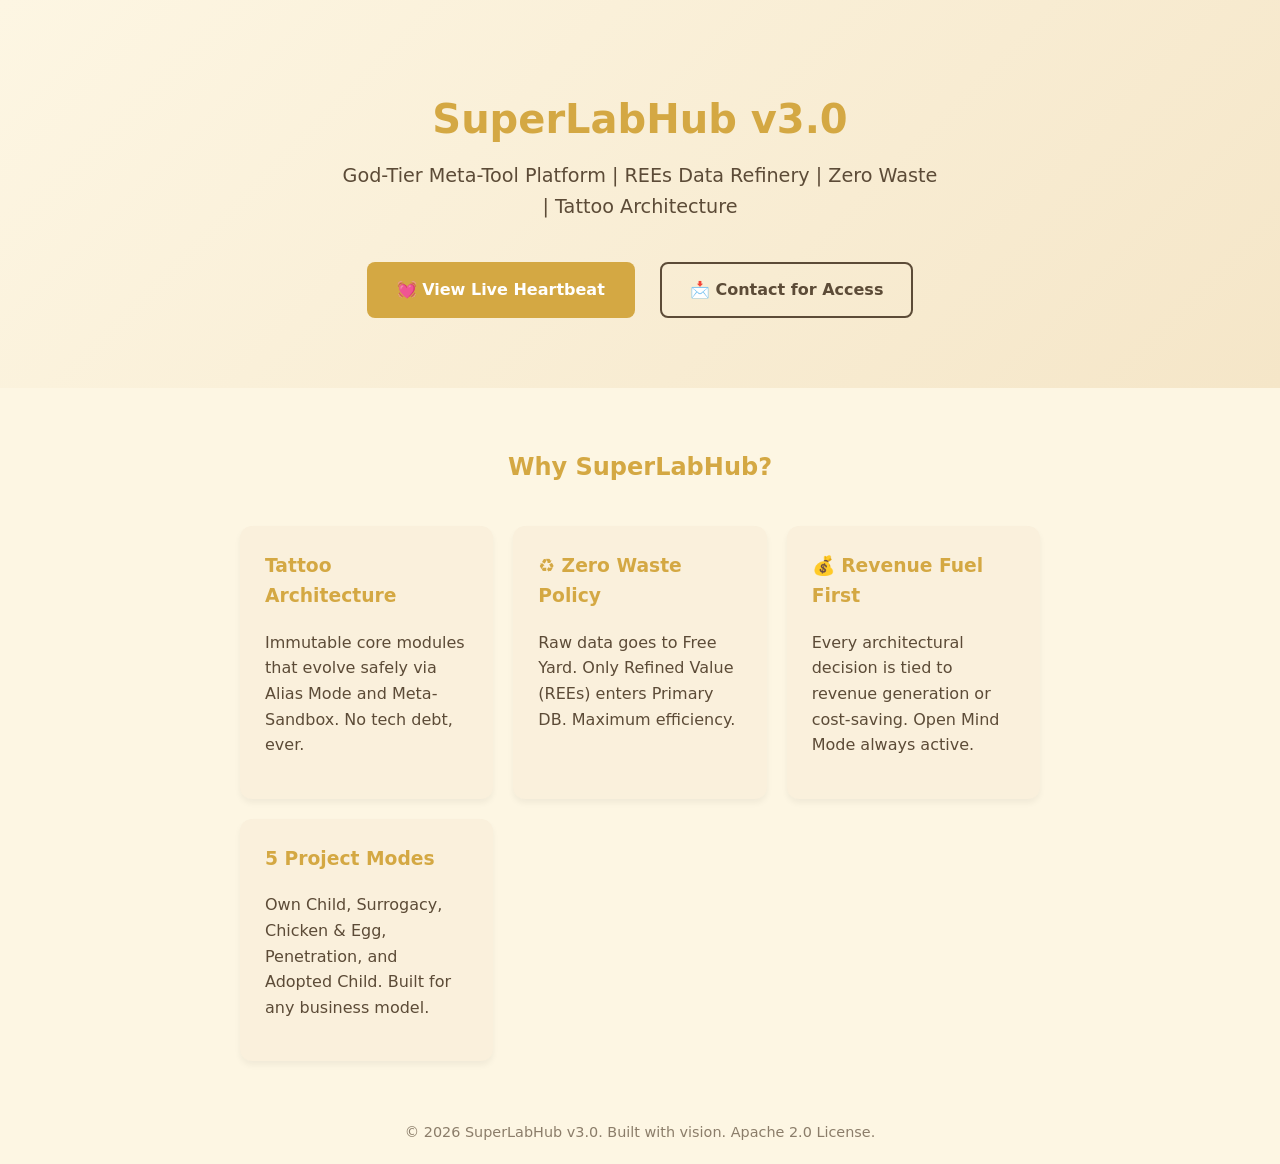
<file: superlabhub.html>
<!DOCTYPE html>
<html lang="en">
<head>
    <meta charset="UTF-8">
    <meta name="viewport" content="width=device-width, initial-scale=1.0">
    <title>SuperLabHub v3.0 | God-Tier Meta-Tool Platform</title>
    <style>
        :root {
            --slh-bg: #FDF6E3;
            --slh-text: #5C4B37;
            --slh-accent: #D4A843;
            --slh-success: #7BA05B;
            --slh-card: #FAF0DC;
        }
        body {
            font-family: 'Inter', system-ui, sans-serif;
            background: var(--slh-bg);
            color: var(--slh-text);
            margin: 0;
            padding: 0;
            line-height: 1.6;
        }
        .hero {
            text-align: center;
            padding: 60px 20px;
            background: linear-gradient(135deg, var(--slh-bg) 0%, #F5E6C8 100%);
        }
        .hero h1 { font-size: 2.5em; color: var(--slh-accent); margin-bottom: 10px; }
        .hero p { font-size: 1.2em; max-width: 600px; margin: 0 auto 30px; }
        .btn-primary {
            background: var(--slh-accent);
            color: white;
            text-decoration: none;
            padding: 15px 30px;
            border-radius: 8px;
            font-weight: bold;
            display: inline-block;
            margin: 10px;
        }
        .btn-secondary {
            background: transparent;
            color: var(--slh-text);
            border: 2px solid var(--slh-text);
            text-decoration: none;
            padding: 13px 28px;
            border-radius: 8px;
            font-weight: bold;
            display: inline-block;
            margin: 10px;
        }
        .container { max-width: 800px; margin: 0 auto; padding: 40px 20px; }
        .feature-grid {
            display: grid;
            grid-template-columns: repeat(auto-fit, minmax(250px, 1fr));
            gap: 20px;
            margin-top: 40px;
        }
        .feature-card {
            background: var(--slh-card);
            padding: 25px;
            border-radius: 12px;
            box-shadow: 0 4px 6px rgba(0,0,0,0.05);
        }
        .feature-card h3 { color: var(--slh-accent); margin-top: 0; }
        footer { text-align: center; padding: 20px; opacity: 0.7; font-size: 0.9em; }
    </style>
</head>
<body>

    <div class="hero">
        <h1>SuperLabHub v3.0</h1>
        <p>God-Tier Meta-Tool Platform | REEs Data Refinery | Zero Waste | Tattoo Architecture</p>
        <a href="slh-heartbeat.html" class="btn-primary">💓 View Live Heartbeat</a>
        <a href="mailto:your-email@24x7.work" class="btn-secondary">📩 Contact for Access</a>
    </div>

    <div class="container">
        <h2 style="text-align: center; color: var(--slh-accent);">Why SuperLabHub?</h2>
        <div class="feature-grid">
            <div class="feature-card">
                <h3> Tattoo Architecture</h3>
                <p>Immutable core modules that evolve safely via Alias Mode and Meta-Sandbox. No tech debt, ever.</p>
            </div>
            <div class="feature-card">
                <h3>♻️ Zero Waste Policy</h3>
                <p>Raw data goes to Free Yard. Only Refined Value (REEs) enters Primary DB. Maximum efficiency.</p>
            </div>
            <div class="feature-card">
                <h3>💰 Revenue Fuel First</h3>
                <p>Every architectural decision is tied to revenue generation or cost-saving. Open Mind Mode always active.</p>
            </div>
            <div class="feature-card">
                <h3> 5 Project Modes</h3>
                <p>Own Child, Surrogacy, Chicken & Egg, Penetration, and Adopted Child. Built for any business model.</p>
            </div>
        </div>
    </div>

    <footer>
        &copy; 2026 SuperLabHub v3.0. Built with vision. Apache 2.0 License.
    </footer>

</body>
</html>
</file>
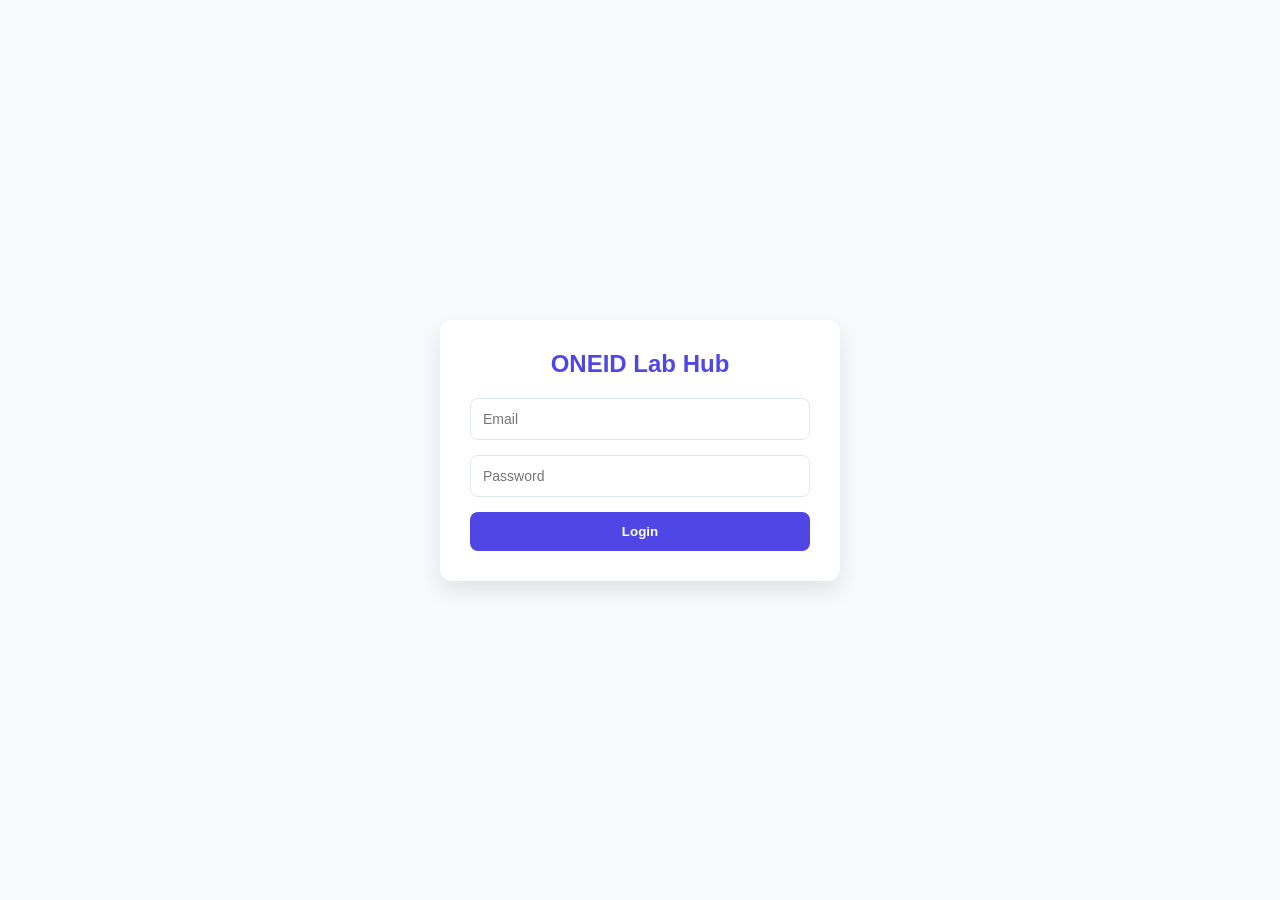
<file: testinglab.html>
<!DOCTYPE html>
<html lang="en">
<head>
<meta charset="UTF-8">
<meta name="viewport" content="width=device-width, initial-scale=1.0">
<title>ONEID Lab Hub</title>
<style>
* { box-sizing: border-box; margin: 0; padding: 0; }
body { font-family: -apple-system, BlinkMacSystemFont, 'Segoe UI', Roboto, sans-serif; background: #f8fafc; color: #0f172a; }

#loginScreen {
  position: fixed; inset: 0; background: #f8fafc; z-index: 2000;
  display: flex; align-items: center; justify-content: center; padding: 20px;
}
.login-box {
  background: white; padding: 30px; border-radius: 12px;
  box-shadow: 0 10px 25px rgba(0,0,0,0.1); width: 100%; max-width: 400px;
}
.login-box h2 { margin-bottom: 20px; text-align: center; color: #4f46e5; }
.login-box input {
  width: 100%; padding: 12px; margin-bottom: 15px;
  border: 1px solid #e2e8f0; border-radius: 8px; font-size: 14px;
}
.login-box button {
  width: 100%; padding: 12px; background: #4f46e5; color: white;
  border: none; border-radius: 8px; font-weight: 600; cursor: pointer;
}

.app-header {
  background: white; border-bottom: 1px solid #e2e8f0; padding: 15px 20px;
  display: flex; align-items: center; justify-content: space-between;
  position: sticky; top: 0; z-index: 100;
}
.hamburger {
  background: none; border: none; font-size: 24px; cursor: pointer;
}
.brand { font-weight: 700; font-size: 18px; color: #4f46e5; }

#sidebar {
  position: fixed; left: 0; top: 60px; bottom: 0; width: 280px;
  background: white; border-right: 1px solid #e2e8f0;
  transform: translateX(-100%); transition: transform 0.3s ease;
  z-index: 99; overflow-y: auto;
}
#sidebar.open { transform: translateX(0); }
#sidebar-overlay {
  position: fixed; inset: 0; background: rgba(0,0,0,0.5);
  display: none; z-index: 98;
}
#sidebar-overlay.show { display: block; }

.sidebar-section { padding: 20px 10px; }
.section-title {
  font-size: 11px; text-transform: uppercase; color: #64748b;
  font-weight: 600; padding: 0 15px; margin-bottom: 10px;
}
.nav-item {
  display: flex; align-items: center; padding: 12px 15px;
  cursor: pointer; color: #64748b; border-radius: 8px; margin: 2px 5px;
}
.nav-item:hover, .nav-item.active { background: #f1f5f9; color: #4f46e5; }
.nav-item .icon { font-size: 20px; margin-right: 12px; min-width: 24px; }

.user-section { padding: 20px; border-top: 1px solid #e2e8f0; }
.user-info { display: flex; align-items: center; gap: 10px; margin-bottom: 10px; }
.avatar {
  width: 36px; height: 36px; background: #4f46e5; color: white;
  border-radius: 50%; display: flex; align-items: center; justify-content: center;
  font-weight: 600;
}
.user-details { flex: 1; }
.user-email { font-size: 13px; font-weight: 500; }
.user-role { font-size: 11px; color: #64748b; }
.logout-btn {
  background: none; border: none; color: #ef4444; cursor: pointer;
  font-size: 13px; padding: 5px 0;
}

#mainContent { padding: 20px; }
.page-title { font-size: 24px; margin-bottom: 5px; }
.page-subtitle { color: #64748b; font-size: 14px; margin-bottom: 30px; }

.card {
  background: white; border: 1px solid #e2e8f0; border-radius: 12px;
  padding: 24px; margin-bottom: 20px;
}
.card h3 { margin-bottom: 15px; font-size: 16px; }

.dropzone {
  border: 2px dashed #cbd5e1; border-radius: 8px; padding: 40px 20px;
  text-align: center; cursor: pointer; transition: all 0.2s;
}
.dropzone:hover { border-color: #4f46e5; background: #f8fafc; }

.btn {
  padding: 12px 24px; border-radius: 8px; border: none;
  font-weight: 600; cursor: pointer; font-size: 14px;
}
.btn-primary { background: #4f46e5; color: white; }
.btn-outline { background: transparent; border: 1px solid #e2e8f0; color: #0f172a; }
.btn-success { background: #10b981; color: white; }
.btn-warning { background: #f59e0b; color: white; }

.setting-row {
  display: flex; justify-content: space-between; align-items: center;
  padding: 15px 0; border-bottom: 1px solid #e2e8f0;
}
.setting-row:last-child { border-bottom: none; }
.toggle {
  width: 48px; height: 26px; background: #cbd5e1; border-radius: 13px;
  position: relative; cursor: pointer; transition: 0.3s;
}
.toggle.on { background: #10b981; }
.toggle::after {
  content: ''; position: absolute; top: 3px; left: 3px;
  width: 20px; height: 20px; background: white; border-radius: 50%;
  transition: 0.3s;
}
.toggle.on::after { left: 25px; }

.modal-overlay {
  position: fixed; inset: 0; background: rgba(0,0,0,0.5);
  display: none; align-items: center; justify-content: center;
  z-index: 1000; padding: 20px;
}
.modal-overlay.active { display: flex; }
.modal {
  background: white; border-radius: 12px; padding: 24px;
  width: 100%; max-width: 600px; max-height: 80vh; overflow-y: auto;
}
.modal h3 { margin-bottom: 20px; }
.modal input, .modal select, .modal textarea {
  width: 100%; padding: 12px; margin-bottom: 15px;
  border: 1px solid #e2e8f0; border-radius: 8px; font-size: 14px;
  font-family: monospace;
}
.modal textarea { min-height: 300px; }
.modal-actions { display: flex; gap: 10px; justify-content: flex-end; }

.hidden { display: none !important; }

.json-editor {
  background: #1e293b; color: #e2e8f0; padding: 15px;
  border-radius: 8px; font-family: monospace; font-size: 12px;
  min-height: 400px; white-space: pre; overflow: auto;
}

@media (min-width: 768px) {
  #sidebar { transform: translateX(0); }
  #mainContent { margin-left: 280px; }
}
</style>
</head>
<body>

<div id="loginScreen">
  <div class="login-box">
    <h2>ONEID Lab Hub</h2>
    <input type="email" id="loginEmail" placeholder="Email">
    <input type="password" id="loginPass" placeholder="Password">
    <button onclick="handleLogin()">Login</button>
  </div>
</div>

<div class="app-header">
  <button class="hamburger" onclick="toggleSidebar()">☰</button>
  <div class="brand">ONEID Lab Hub</div>
  <div style="width: 34px;"></div>
</div>

<div id="sidebar-overlay" onclick="toggleSidebar()"></div>

<div id="sidebar">
  <div class="sidebar-section">
    <div class="section-title">Core Tools</div>
    <div class="nav-item active" onclick="switchTab('migration')">
      <div class="icon">🔄</div>
      <div>Migration Converter</div>
    </div>
    <div class="nav-item" onclick="switchTab('settings')">
      <div class="icon">⚙️</div>
      <div>Universal Settings</div>
    </div>
    <div class="nav-item" onclick="switchTab('json')">
      <div class="icon"></div>
      <div>JSON Config Manager</div>
    </div>
    <div class="nav-item" onclick="openUserModal()">
      <div class="icon"></div>
      <div>User Management</div>
    </div>
  </div>

  <div class="sidebar-section">
    <div class="section-title">Site Navigator</div>
    <div id="sitesList"></div>
    <div class="nav-item" onclick="addNewSite()">
      <div class="icon">+</div>
      <div>Add New Site</div>
    </div>
  </div>

  <div class="user-section">
    <div class="user-info">
      <div class="avatar" id="userAvatar">A</div>
      <div class="user-details">
        <div class="user-email" id="userEmail">admin@24x7.work</div>
        <div class="user-role" id="userRole">ADMIN</div>
      </div>
    </div>
    <button class="logout-btn" onclick="handleLogout()">Logout</button>
  </div>
</div>

<div id="mainContent">
  <div id="tabContent"></div>
</div>

<div class="modal-overlay" id="userModal">
  <div class="modal">
    <h3>User Management</h3>
    <input type="email" id="newUserEmail" placeholder="New User Email">
    <select id="newUserRole">
      <option value="sub_admin">Sub Admin</option>
      <option value="employee">Employee</option>
      <option value="viewer">Viewer</option>
    </select>
    <div class="modal-actions">
      <button class="btn btn-outline" onclick="closeModal('userModal')">Cancel</button>
      <button class="btn btn-primary" onclick="addUser()">Add User</button>
    </div>
    <div id="userListDisplay" style="margin-top:20px;"></div>
  </div>
</div>

<script>
const LAB_CONFIG = {
  sites: [
    { name: 'Home / Dashboard', path: '/index.html', icon: '🌐' },
    { name: 'Login Portal', path: '/login.html', icon: '🔐' },
    { name: 'User Dashboard', path: '/dashboard.html', icon: '📊' },
    { name: 'Main App', path: '/app.html', icon: '📱' }
  ],
  settings: {
    auto_linter: true,
    auto_fk_fix: true,
    auto_naming: true,
    require_otp: false
  }
};

let state = {
  user: null,
  activeTab: 'migration',
  users: JSON.parse(localStorage.getItem('lab_users')) || [{ email: 'admin@24x7.work', role: 'admin', name: 'Admin' }]
};

const savedSites = localStorage.getItem('lab_sites');
if (savedSites) {
  LAB_CONFIG.sites = JSON.parse(savedSites);
}

const savedSettings = localStorage.getItem('lab_settings');
if (savedSettings) {
  LAB_CONFIG.settings = JSON.parse(savedSettings);
}

function handleLogin() {
  const email = document.getElementById('loginEmail').value;
  if (email) {
    state.user = state.users.find(u => u.email === email) || { email, role: 'admin', name: 'User' };
    document.getElementById('loginScreen').classList.add('hidden');
    document.getElementById('userEmail').textContent = state.user.email;
    document.getElementById('userRole').textContent = state.user.role.toUpperCase();
    document.getElementById('userAvatar').textContent = state.user.name.charAt(0).toUpperCase();
    initApp();
  }
}

function handleLogout() {
  state.user = null;
  document.getElementById('loginScreen').classList.remove('hidden');
  document.getElementById('loginEmail').value = '';
  document.getElementById('loginPass').value = '';
}

function initApp() {
  renderSites();
  switchTab('migration');
}

function toggleSidebar() {
  document.getElementById('sidebar').classList.toggle('open');
  document.getElementById('sidebar-overlay').classList.toggle('show');
}

function renderSites() {
  const html = LAB_CONFIG.sites.map(site => `
    <div class="nav-item" onclick="window.open('${site.path}', '_blank')">
      <div class="icon">${site.icon || '🌐'}</div>
      <div>${site.name}</div>
    </div>
  `).join('');
  document.getElementById('sitesList').innerHTML = html;
}

function switchTab(tabId) {
  state.activeTab = tabId;
  document.querySelectorAll('.nav-item').forEach(el => el.classList.remove('active'));
  event.currentTarget.classList.add('active');
  
  if (tabId === 'migration') renderMigrationTab();
  else if (tabId === 'settings') renderSettingsTab();
  else if (tabId === 'json') renderJSONTab();
  
  if (window.innerWidth < 768) {
    document.getElementById('sidebar').classList.remove('open');
    document.getElementById('sidebar-overlay').classList.remove('show');
  }
}

function renderMigrationTab() {
  const isAdmin = state.user && state.user.role === 'admin';
  const deployButton = isAdmin ? '<button class="btn btn-success" onclick="deployToSupabase()">🚀 Deploy to Supabase</button>' : '';
  
  document.getElementById('tabContent').innerHTML = `
    <h1 class="page-title">Migration Converter</h1>
    <p class="page-subtitle">Upload PDF/DOCX to generate PostgreSQL scripts.</p>
    
    <div class="card">
      <h3>1. Upload Files</h3>
      <div class="dropzone" onclick="document.getElementById('fileInput').click()">
        <h4 style="margin-bottom:8px;">Click to upload or drag & drop</h4>
        <p style="color:#94a3b8;">Supports .pdf, .docx, .zip, .txt</p>
      </div>
      <input type="file" id="fileInput" multiple style="display:none" onchange="handleFiles(this.files)">
      <div id="fileList" style="margin-top:15px;"></div>
      <button class="btn btn-primary" style="width:100%; margin-top:20px;" onclick="processFiles()">Extract & Analyze</button>
    </div>
    
    <div class="card hidden" id="resultCard">
      <h3>2. Results</h3>
      <p style="color:#10b981; margin-bottom:15px;">✅ Processing complete.</p>
      <div style="display:flex; gap:10px; flex-wrap:wrap;">
        <button class="btn btn-success" style="flex:1; min-width:150px;"> Download ZIP</button>
        <button class="btn btn-outline" style="flex:1; min-width:150px;">📋 Copy SQL</button>
        ${deployButton}
      </div>
    </div>
  `;
}

function renderSettingsTab() {
  const html = Object.keys(LAB_CONFIG.settings).map(key => {
    const label = key.replace(/_/g, ' ').replace(/\b\w/g, l => l.toUpperCase());
    const isOn = LAB_CONFIG.settings[key] ? 'on' : '';
    return `
      <div class="setting-row">
        <div>
          <div style="font-weight:500;">${label}</div>
          <div style="font-size:12px; color:#64748b;">Toggle this feature</div>
        </div>
        <div class="toggle ${isOn}" onclick="toggleSetting('${key}', this)"></div>
      </div>
    `;
  }).join('');

  document.getElementById('tabContent').innerHTML = `
    <h1 class="page-title">Universal Settings</h1>
    <p class="page-subtitle">Configure Lab Hub behavior.</p>
    
    <div class="card">
      <h3>Processing & Linter</h3>
      ${html}
    </div>
  `;
}

function renderJSONTab() {
  const isAdmin = state.user && state.user.role === 'admin';
  const jsonContent = JSON.stringify(LAB_CONFIG, null, 2);
  
  document.getElementById('tabContent').innerHTML = `
    <h1 class="page-title">JSON Config Manager</h1>
    <p class="page-subtitle">Edit configuration without code changes. Changes apply immediately.</p>
    
    <div class="card">
      <h3>Current Configuration</h3>
      <p style="font-size:12px; color:#64748b; margin-bottom:15px;">
        Edit the JSON below to add new tools, sites, or settings. Click "Save & Apply" to update.
      </p>
      <textarea id="jsonEditor" class="json-editor" style="width:100%; min-height:400px; padding:15px; background:#1e293b; color:#e2e8f0; border-radius:8px; font-family:monospace; font-size:12px;">${jsonContent}</textarea>
      <div style="display:flex; gap:10px; margin-top:15px;">
        <button class="btn btn-primary" onclick="saveJSON()">💾 Save & Apply</button>
        <button class="btn btn-outline" onclick="resetJSON()">🔄 Reset to Default</button>
        <button class="btn btn-warning" onclick="exportJSON()">📥 Export JSON</button>
      </div>
      <div id="jsonMessage" style="margin-top:15px; font-size:13px;"></div>
    </div>
    
    <div class="card">
      <h3>Quick Actions</h3>
      <div style="display:flex; gap:10px; flex-wrap:wrap;">
        <button class="btn btn-outline" onclick="addToolViaJSON()">➕ Add New Tool</button>
        <button class="btn btn-outline" onclick="addSiteViaJSON()">🌐 Add New Site</button>
        <button class="btn btn-outline" onclick="addSettingViaJSON()">⚙️ Add New Setting</button>
      </div>
    </div>
  `;
}

function toggleSetting(key, el) {
  LAB_CONFIG.settings[key] = !LAB_CONFIG.settings[key];
  el.classList.toggle('on');
  localStorage.setItem('lab_settings', JSON.stringify(LAB_CONFIG.settings));
}

function saveJSON() {
  try {
    const newConfig = JSON.parse(document.getElementById('jsonEditor').value);
    Object.assign(LAB_CONFIG, newConfig);
    localStorage.setItem('lab_sites', JSON.stringify(LAB_CONFIG.sites));
    localStorage.setItem('lab_settings', JSON.stringify(LAB_CONFIG.settings));
    document.getElementById('jsonMessage').innerHTML = '<span style="color:#10b981;">✅ Configuration saved successfully!</span>';
    renderSites();
  } catch (e) {
    document.getElementById('jsonMessage').innerHTML = '<span style="color:#ef4444;">❌ Invalid JSON: ' + e.message + '</span>';
  }
}

function resetJSON() {
  if (confirm('Reset to default configuration?')) {
    localStorage.removeItem('lab_sites');
    localStorage.removeItem('lab_settings');
    location.reload();
  }
}

function exportJSON() {
  const blob = new Blob([JSON.stringify(LAB_CONFIG, null, 2)], { type: 'application/json' });
  const url = URL.createObjectURL(blob);
  const a = document.createElement('a');
  a.href = url;
  a.download = 'lab_config.json';
  a.click();
  URL.revokeObjectURL(url);
}

function addToolViaJSON() {
  const name = prompt('Tool Name:');
  if (!name) return;
  const icon = prompt('Icon (emoji):', '') || '🔧';
  LAB_CONFIG.tools = LAB_CONFIG.tools || [];
  LAB_CONFIG.tools.push({ id: name.toLowerCase().replace(/\s+/g, '_'), name, icon, status: 'active' });
  document.getElementById('jsonEditor').value = JSON.stringify(LAB_CONFIG, null, 2);
  saveJSON();
}

function addSiteViaJSON() {
  const name = prompt('Site Name:');
  if (!name) return;
  const path = prompt('Path (e.g., /new-page.html):');
  if (!path) return;
  LAB_CONFIG.sites.push({ name, path, icon: '🌐' });
  document.getElementById('jsonEditor').value = JSON.stringify(LAB_CONFIG, null, 2);
  saveJSON();
}

function addSettingViaJSON() {
  const key = prompt('Setting Key (e.g., new_feature):');
  if (!key) return;
  LAB_CONFIG.settings[key] = true;
  document.getElementById('jsonEditor').value = JSON.stringify(LAB_CONFIG, null, 2);
  saveJSON();
}

function openUserModal() {
  document.getElementById('userModal').classList.add('active');
  renderUserList();
}

function closeModal(id) {
  document.getElementById(id).classList.remove('active');
}

function renderUserList() {
  const html = state.users.map(u => `
    <div style="display:flex; justify-content:space-between; padding:10px; background:#f8fafc; border-radius:6px; margin-bottom:5px;">
      <div>
        <div style="font-weight:500;">${u.name}</div>
        <div style="font-size:12px; color:#64748b;">${u.email} • ${u.role}</div>
      </div>
      ${u.role !== 'admin' ? `<button class="btn btn-outline" style="padding:5px 10px; font-size:12px; color:#ef4444;" onclick="deleteUser('${u.email}')">Delete</button>` : ''}
    </div>
  `).join('');
  document.getElementById('userListDisplay').innerHTML = html || '<p>No users found.</p>';
}

function addUser() {
  const email = document.getElementById('newUserEmail').value;
  const role = document.getElementById('newUserRole').value;
  if (email) {
    state.users.push({ email, role, name: email.split('@')[0] });
    localStorage.setItem('lab_users', JSON.stringify(state.users));
    document.getElementById('newUserEmail').value = '';
    renderUserList();
  }
}

function deleteUser(email) {
  state.users = state.users.filter(u => u.email !== email);
  localStorage.setItem('lab_users', JSON.stringify(state.users));
  renderUserList();
}

function addNewSite() {
  const name = prompt('Site Name:');
  if (!name) return;
  const path = prompt('Path (e.g., /reports.html):');
  if (!path) return;
  LAB_CONFIG.sites.push({ name, path, icon: '🌐' });
  localStorage.setItem('lab_sites', JSON.stringify(LAB_CONFIG.sites));
  renderSites();
}

function handleFiles(files) {
  const list = document.getElementById('fileList');
  list.innerHTML = Array.from(files).map(f => `<div style="padding:8px; background:#f1f5f9; border-radius:4px; margin-bottom:5px; font-size:13px;">📄 ${f.name}</div>`).join('');
}

function processFiles() {
  document.getElementById('resultCard').classList.remove('hidden');
}

function deployToSupabase() {
  alert('🚀 Deploying to Supabase... (Edge Function call)');
}
</script>
</body>
</html>
</file>
